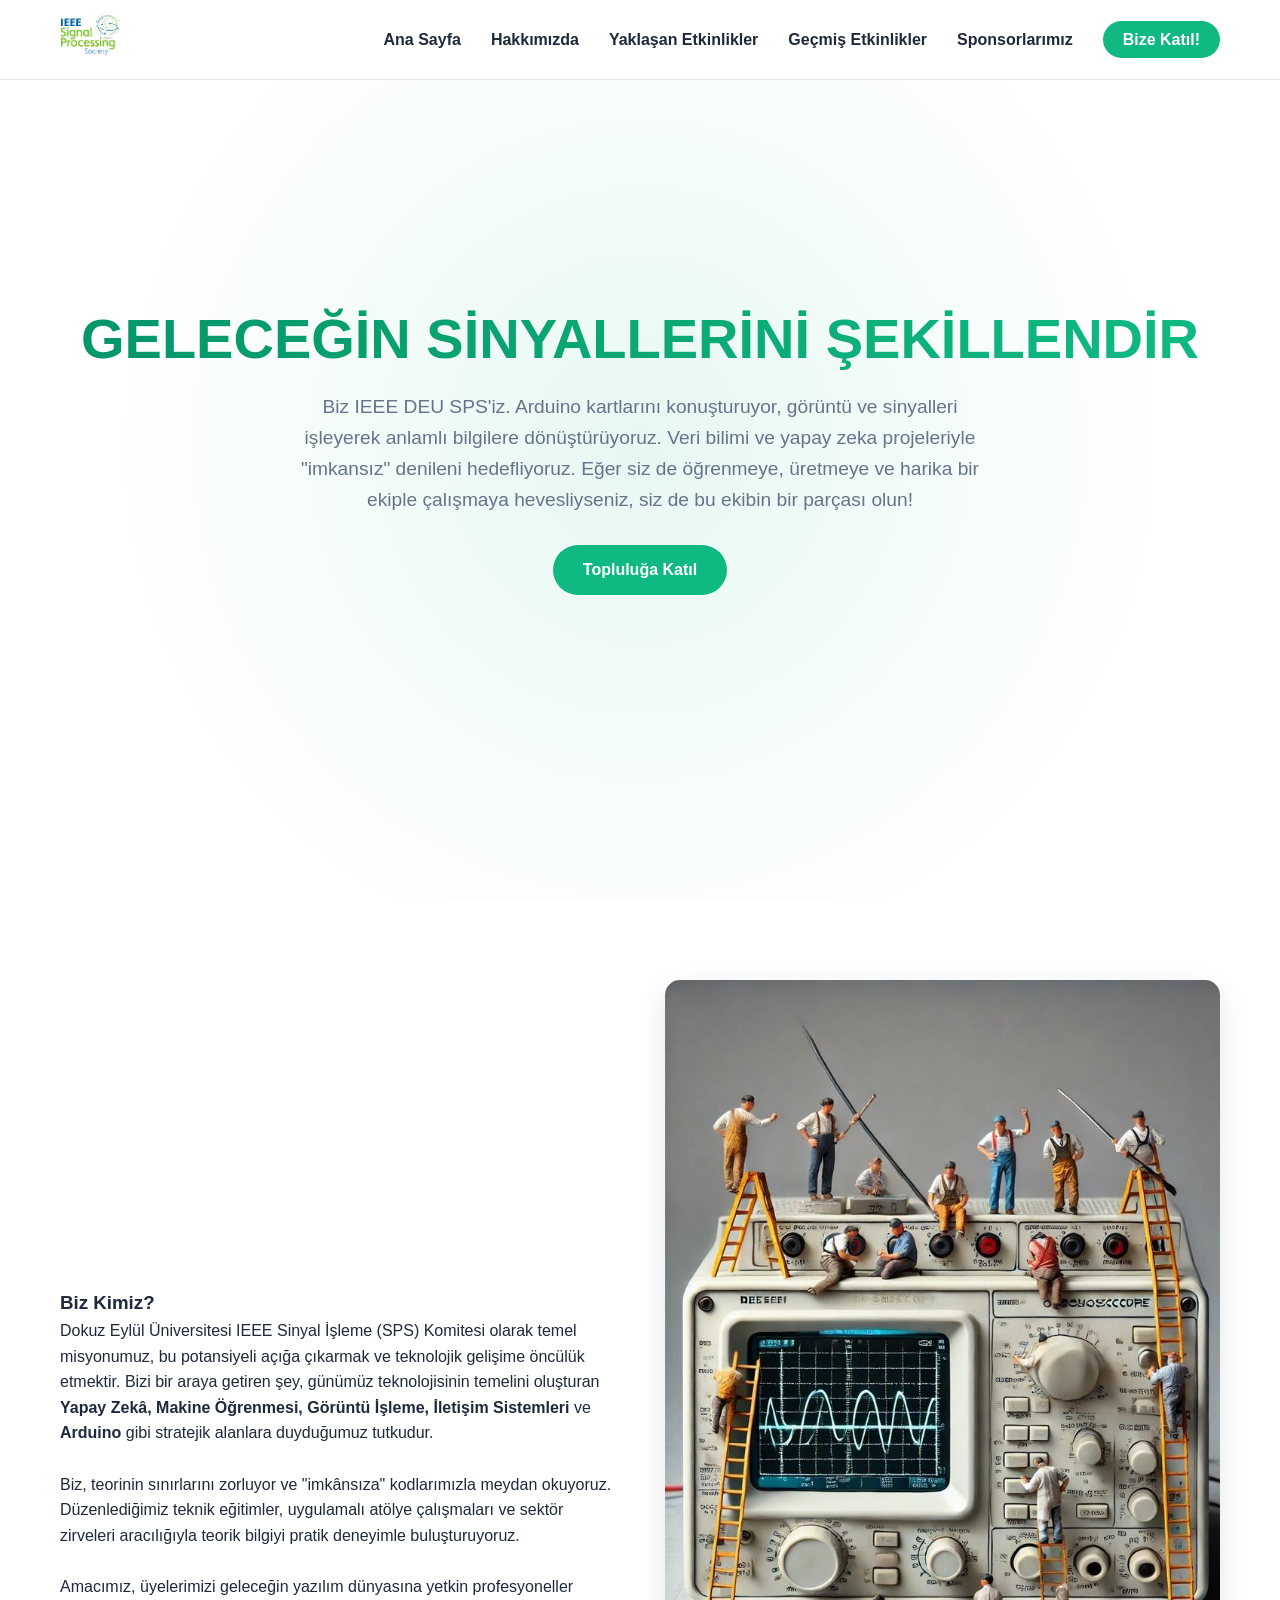
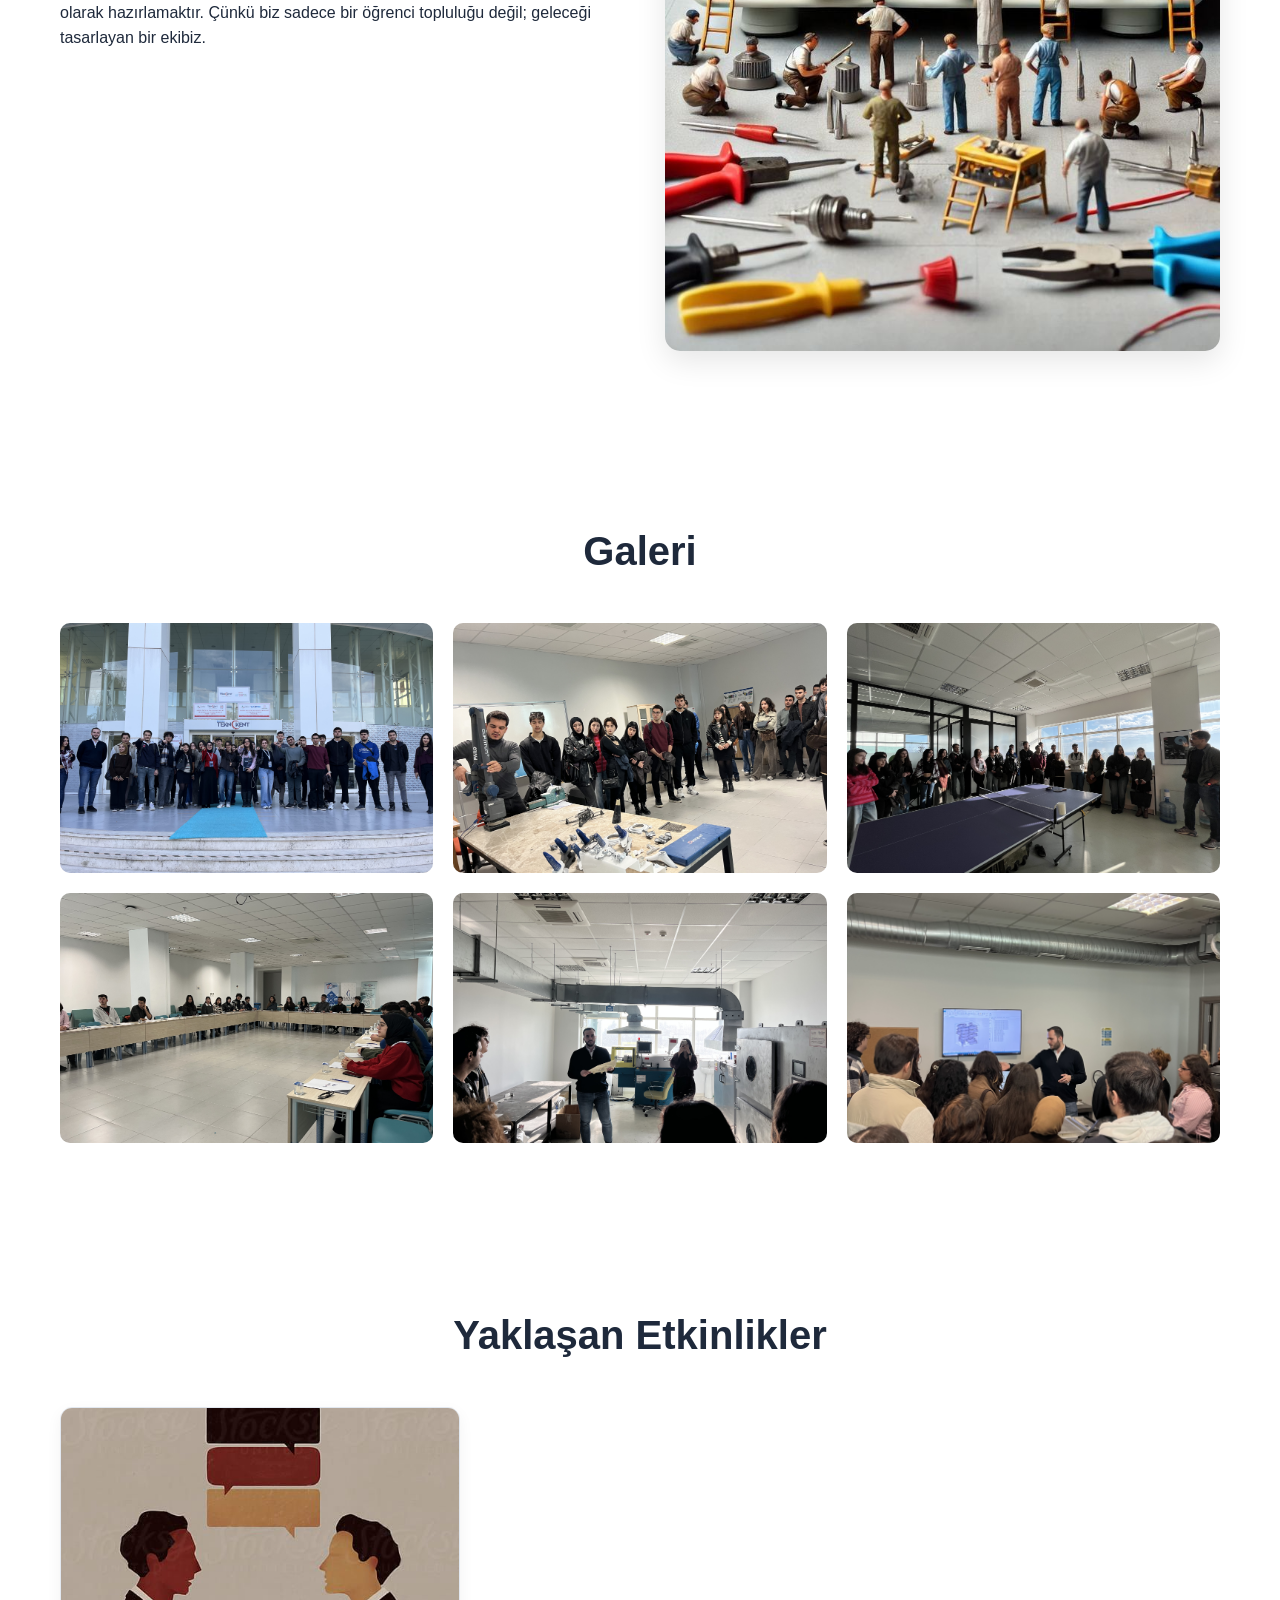
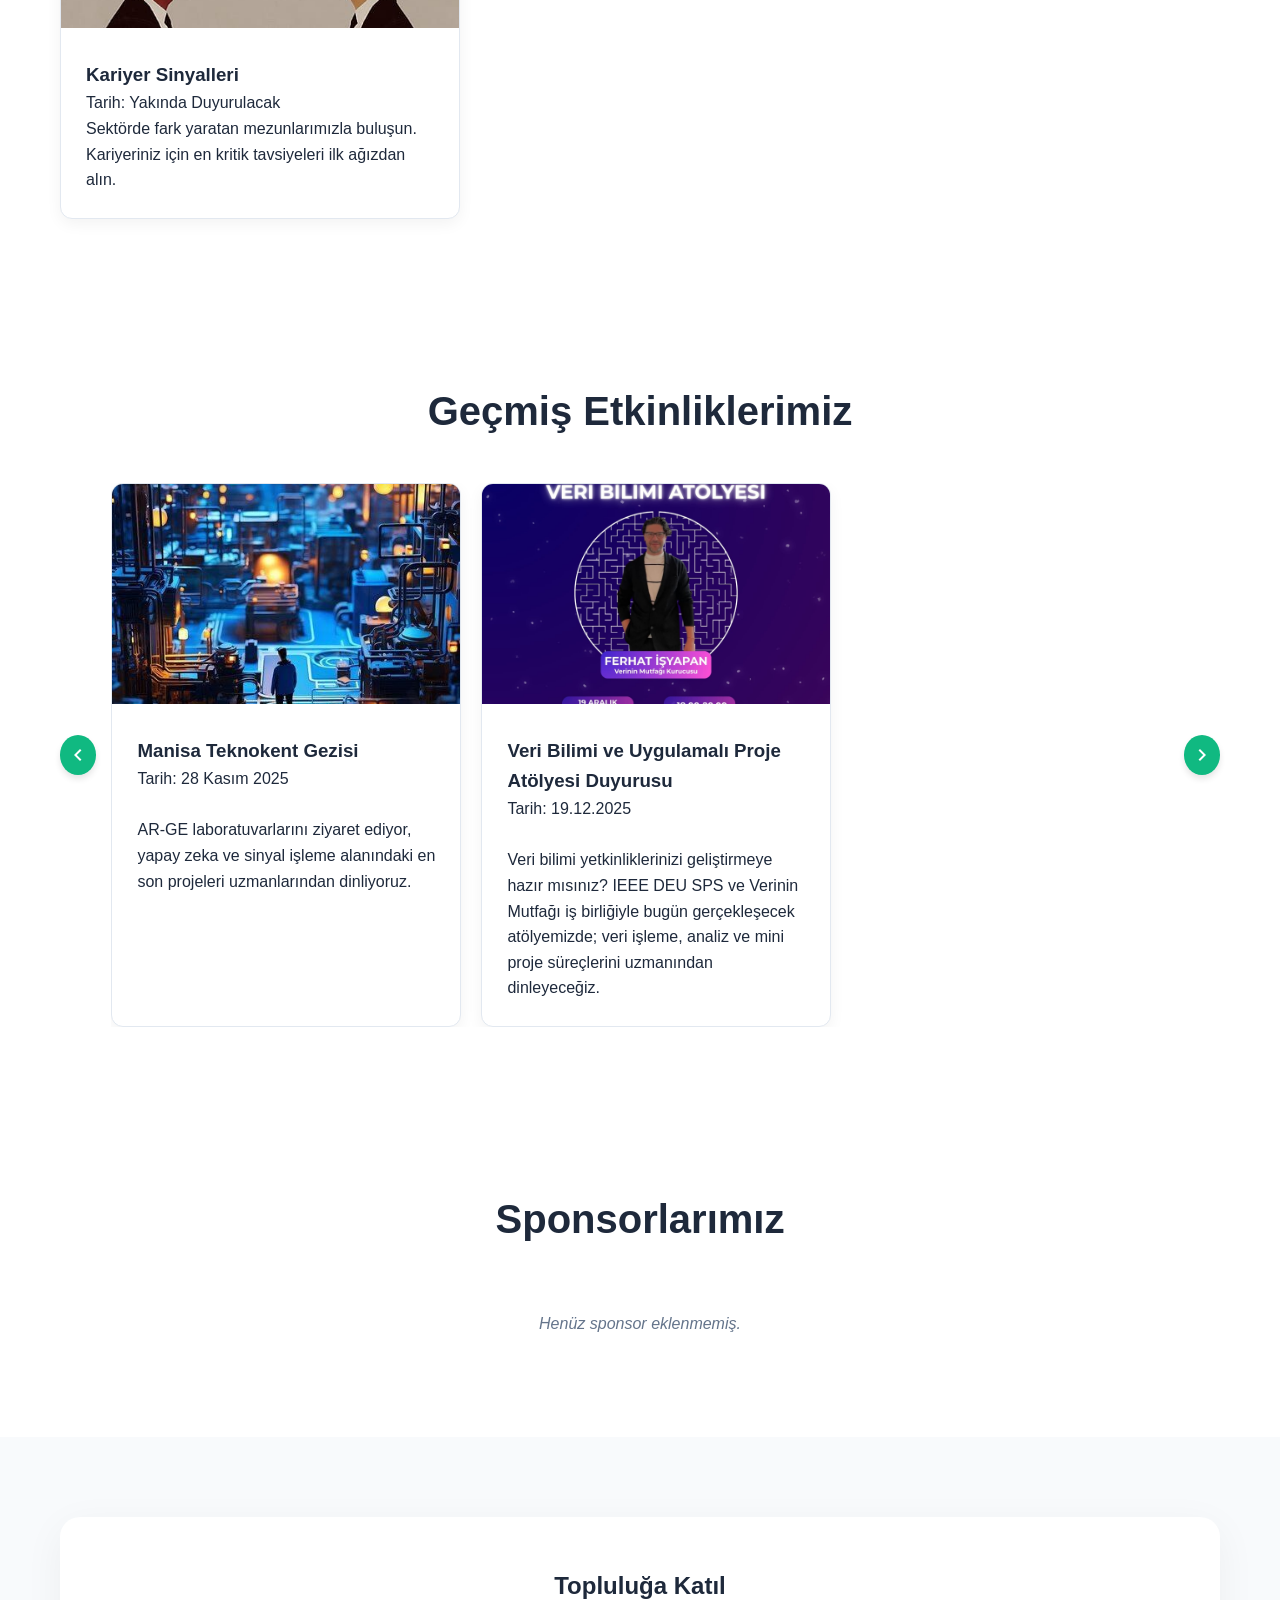
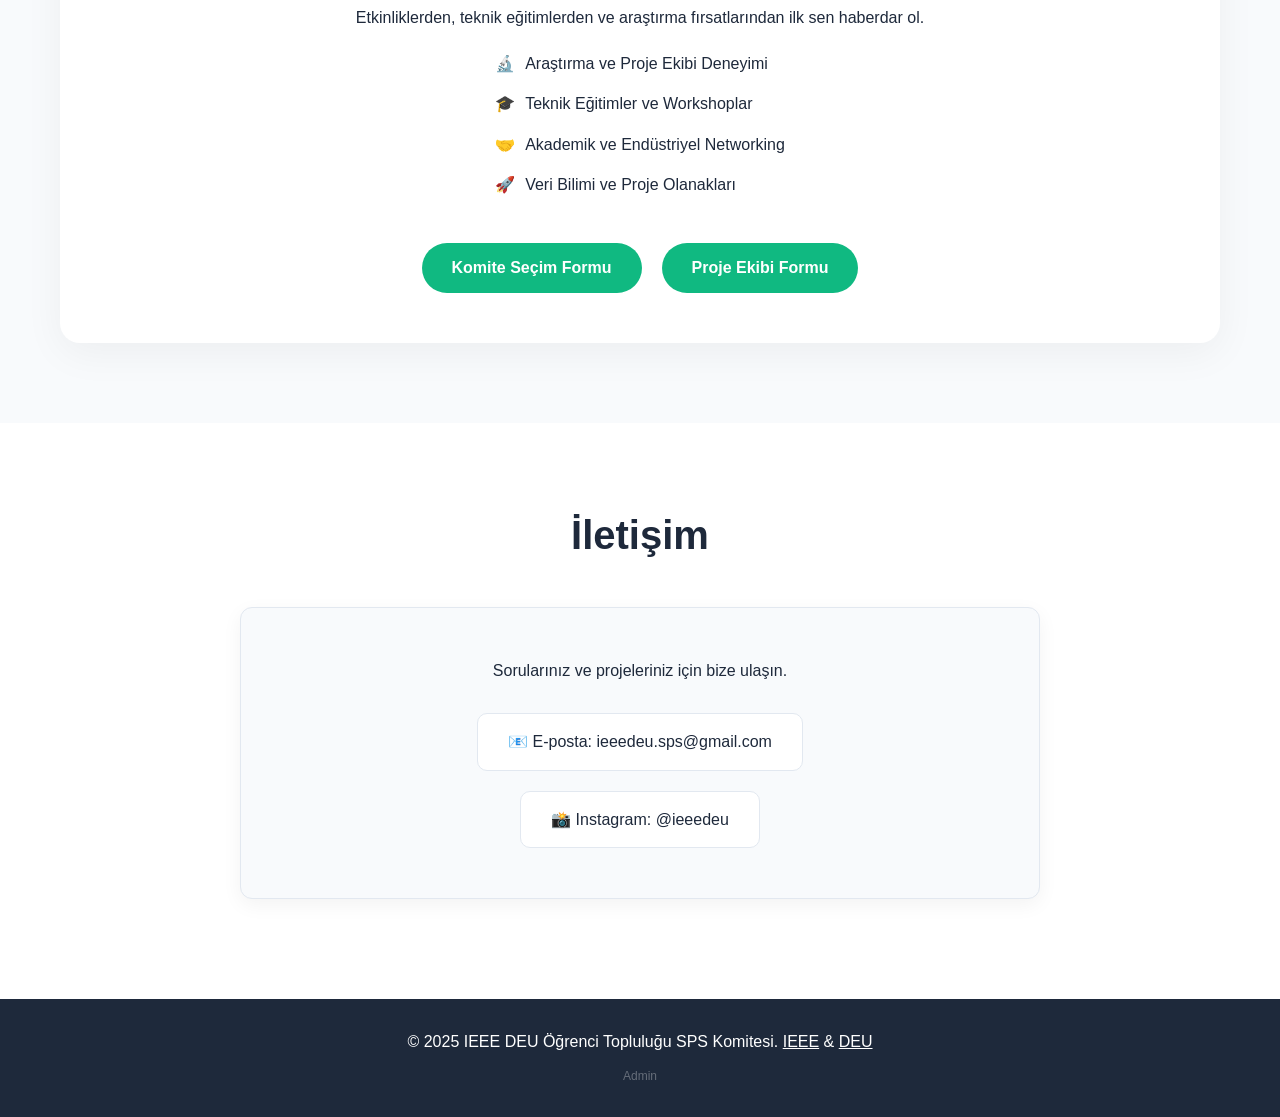
<file: index.html>
<!DOCTYPE html>
<html lang="tr">

<head>
    <meta charset="UTF-8">
    <meta name="viewport" content="width=device-width, initial-scale=1.0">
    <title>SPS DEU ANASAYFA || Teknoloji ve Gelecek</title>
    <link rel="icon" type="image/png" href="assets/images/logosps.png">
    <link rel="stylesheet" href="style.css">
    <link href="https://fonts.googleapis.com/icon?family=Material+Icons" rel="stylesheet">
    <script src="https://identity.netlify.com/v1/netlify-identity-widget.js"></script>
</head>

<body>

    <nav class="navbar">
        <div class="container">
            <a href="#" class="logo"><img src="assets/images/logosps.png" alt="SPS DEU Logo"></a>

            <div class="hamburger">
                <div class="bar"></div>
                <div class="bar"></div>
                <div class="bar"></div>
            </div>

            <ul class="nav-links">
                <li><a href="#">Ana Sayfa</a></li>
                <li><a href="#hakkimizda">Hakkımızda</a></li>
                <li><a href="#upcoming-events">Yaklaşan Etkinlikler</a></li>
                <li><a href="#past-events">Geçmiş Etkinlikler</a></li>
                <li><a href="#sponsorlar">Sponsorlarımız</a></li>
                <li><a href="#kayit" class="btn-nav">Bize Katıl!</a></li>
            </ul>
        </div>
    </nav>

    <header class="hero">
        <div class="hero-content">
            <h1>GELECEĞİN SİNYALLERİNİ ŞEKİLLENDİR</h1>
            <p>Biz IEEE DEU SPS'iz. Arduino kartlarını konuşturuyor, görüntü ve sinyalleri işleyerek anlamlı bilgilere
                dönüştürüyoruz. Veri bilimi ve yapay zeka projeleriyle "imkansız" denileni hedefliyoruz. Eğer siz de
                öğrenmeye, üretmeye ve harika bir ekiple çalışmaya hevesliyseniz, siz de bu ekibin bir parçası olun!</p>
            <a href="#kayit" class="btn btn-pulse">Topluluğa Katıl</a>
        </div>
    </header>

    <main>
        <section id="hakkimizda">
            <div class="container">
                <div class="about-grid">
                    <div class="about-text">
                        <h3>Biz Kimiz?</h3>
                        <p>Dokuz Eylül Üniversitesi IEEE Sinyal İşleme (SPS) Komitesi olarak temel misyonumuz, bu
                            potansiyeli açığa çıkarmak ve teknolojik gelişime öncülük etmektir. Bizi bir araya getiren
                            şey, günümüz teknolojisinin temelini oluşturan <b>Yapay Zekâ, Makine Öğrenmesi, Görüntü
                                İşleme, İletişim Sistemleri</b> ve <b>Arduino</b> gibi stratejik alanlara duyduğumuz
                            tutkudur.</p><br>
                        <p>Biz, teorinin sınırlarını zorluyor ve "imkânsıza" kodlarımızla meydan okuyoruz.
                            Düzenlediğimiz teknik eğitimler, uygulamalı atölye çalışmaları ve sektör zirveleri
                            aracılığıyla teorik bilgiyi pratik deneyimle buluşturuyoruz.</p><br>
                        <p>Amacımız, üyelerimizi geleceğin yazılım dünyasına yetkin profesyoneller olarak hazırlamaktır.
                            Çünkü biz sadece bir öğrenci topluluğu değil; geleceği tasarlayan bir ekibiz.</p>
                    </div>
                    <div class="about-img">
                        <img src="assets/images/indir.jpeg" alt="SPS DEU Ekibi">
                    </div>
                </div>
            </div>
        </section>

        <section id="galeri">
            <div class="container">
                <h2 class="section-title">Galeri</h2>
                <div class="gallery-grid" id="gallery-container">
                    <!-- JS ile doldurulacak -->
                </div>
            </div>
        </section>

        <div id="lightbox" class="lightbox">
            <span class="close-lightbox">&times;</span>
            <img class="lightbox-content" id="img-enlarged">
            <div id="caption"></div>
        </div>

        <section id="upcoming-events">
            <div class="container">
                <h2 class="section-title">Yaklaşan Etkinlikler</h2>
                <div class="event-grid" id="upcoming-events-container">
                    <!-- JS ile doldurulacak -->
                </div>
            </div>
        </section>

        <section id="past-events">
            <div class="container">
                <h2 class="section-title">Geçmiş Etkinliklerimiz</h2>
                <div class="slider-wrapper">
                    <button class="slider-btn prev-btn"><i class="material-icons">chevron_left</i></button>
                    <div class="slider-container">
                        <div class="slider-track" id="past-events-container">
                            <!-- JS ile doldurulacak -->
                        </div>
                    </div>
                    <button class="slider-btn next-btn"><i class="material-icons">chevron_right</i></button>
                </div>
            </div>
        </section>

        <section id="sponsorlar">
            <div class="container">
                <h2 class="section-title">Sponsorlarımız</h2>
                <div class="sponsor-grid" id="sponsors-container">
                    <!-- JS ile doldurulacak -->
                </div>
            </div>
        </section>

        <section id="kayit">
            <div class="container">
                <div class="join-wrapper">
                    <div class="join-box">
                        <div class="join-content">
                            <h2>Topluluğa Katıl</h2>
                            <p>Etkinliklerden, teknik eğitimlerden ve araştırma fırsatlarından ilk sen haberdar ol.</p>
                            <ul class="feature-list">
                                <li class="feature-item">🔬 <span>Araştırma ve Proje Ekibi Deneyimi</span></li>
                                <li class="feature-item">🎓 <span>Teknik Eğitimler ve Workshoplar</span></li>
                                <li class="feature-item">🤝 <span>Akademik ve Endüstriyel Networking</span></li>
                                <li class="feature-item">🚀 <span>Veri Bilimi ve Proje Olanakları</span></li>
                            </ul>
                        </div>
                        <div class="join-buttons">
                            <a href="https://docs.google.com/forms/d/1NPr5Lzk4UzilWIoZpJ3H9NgyfyPSfjKjYEH0gQgCPf0/viewform"
                                target="_blank" class="btn">Komite Seçim Formu</a>
                            <a href="https://docs.google.com/forms/d/e/1FAIpQLSfc_IIa9ow2O5NBbVl6lE0l8KYxlx6VOMGoSJ3as0mjUGRgpg/viewform"
                                target="_blank" class="btn">Proje Ekibi Formu</a>
                        </div>
                    </div>
                </div>
            </div>
        </section>

        <section id="iletisim">
            <div class="container">
                <h2 class="section-title">İletişim</h2>
                <div class="contact-wrapper">
                    <p>Sorularınız ve projeleriniz için bize ulaşın.</p>
                    <ul class="contact-links">
                        <li><a href="mailto:ieeedeu.sps@gmail.com" class="contact-link">📧 E-posta:
                                ieeedeu.sps@gmail.com</a></li>
                        <li><a href="https://www.instagram.com/ieeedeu?igsh=NTBwazhjMjU5dTI5" target="_blank"
                                class="contact-link">📸 Instagram: @ieeedeu</a></li>
                    </ul>
                </div>
            </div>
        </section>
    </main>

    <footer class="footer">
        <div class="container">
            <p>&copy; 2025 IEEE DEU Öğrenci Topluluğu SPS Komitesi. <a href="https://www.ieee.org" target="_blank"
                    style="color:white;">IEEE</a> & <a href="https://www.deu.edu.tr" target="_blank"
                    style="color:white;">DEU</a></p>
            <a href="admin/" class="footer-admin-link">Admin</a>
        </div>
    </footer>

    <script src="script.js" defer></script>
    <script>
        if (window.netlifyIdentity) {
            window.netlifyIdentity.on("init", user => {
                if (!user) {
                    window.netlifyIdentity.on("login", () => {
                        document.location.href = "/admin/";
                    });
                }
            });
        }
    </script>
</body>

</html>
</file>
<file: style.css>
/* --- TEMEL AYARLAR --- */
:root {
    --sps-green: #10B981;
    --sps-green-dark: #059669;
    --bg-light: #ffffff;
    --bg-off-white: #f8fafc;
    --text-dark: #1e293b;
    --text-muted: #64748b;
    --border-light: #e2e8f0;
}

* {
    margin: 0;
    padding: 0;
    box-sizing: border-box;
}

body {
    font-family: 'Segoe UI', sans-serif;
    line-height: 1.6;
    color: var(--text-dark);
    background-color: var(--bg-light);
    overflow-x: hidden;
}

html {
    scroll-behavior: smooth;
}

.container {
    max-width: 1200px;
    margin: 0 auto;
    padding: 0 20px;
}

section {
    padding: 80px 0;
}

.section-title {
    text-align: center;
    font-size: 2.5rem;
    margin-bottom: 40px;
    color: var(--text-dark);
}

/* --- NAVBAR --- */
.navbar {
    position: fixed;
    width: 100%;
    top: 0;
    z-index: 1000;
    background: rgba(255, 255, 255, 0.95);
    backdrop-filter: blur(10px);
    border-bottom: 1px solid var(--border-light);
    height: 80px;
    display: flex;
    align-items: center;
}

.navbar .container {
    display: flex;
    justify-content: space-between;
    align-items: center;
    width: 100%;
}

.navbar .logo img {
    height: 60px;
    width: auto;
}

.nav-links {
    list-style: none;
    display: flex;
    align-items: center;
    gap: 30px;
}

.nav-links a {
    text-decoration: none;
    color: var(--text-dark);
    font-weight: 600;
    transition: color 0.3s;
}

.nav-links a:hover {
    color: var(--sps-green);
}

.btn-nav {
    background: var(--sps-green);
    color: white !important;
    padding: 10px 20px;
    border-radius: 25px;
}

.btn-nav:hover {
    background: var(--sps-green-dark);
}

.btn {
    background: var(--sps-green);
    color: white;
    padding: 12px 30px;
    border-radius: 50px;
    text-decoration: none;
    display: inline-block;
    font-weight: bold;
    transition: transform 0.3s;
}

.btn:hover {
    transform: translateY(-3px);
    background: var(--sps-green-dark);
}

/* --- HERO SECTION --- */
.hero {
    height: 100vh;
    display: flex;
    align-items: center;
    justify-content: center;
    text-align: center;
    padding: 0 20px;
    background: radial-gradient(circle at center, rgba(16, 185, 129, 0.1) 0%, transparent 70%);
    margin-top: 0;
}

.hero h1 {
    font-size: 3.5rem;
    line-height: 1.2;
    margin-bottom: 20px;
    background: linear-gradient(to right, var(--sps-green-dark), var(--sps-green));
    -webkit-background-clip: text;
    -webkit-text-fill-color: transparent;
}

.hero p {
    max-width: 700px;
    margin: 0 auto 30px;
    font-size: 1.2rem;
    color: var(--text-muted);
}

.btn-pulse {
    animation: pulse 2s infinite;
}

@keyframes pulse {
    0% {
        box-shadow: 0 0 0 0 rgba(16, 185, 129, 0.7);
    }

    70% {
        box-shadow: 0 0 0 15px rgba(16, 185, 129, 0);
    }

    100% {
        box-shadow: 0 0 0 0 rgba(16, 185, 129, 0);
    }
}

/* --- GRIDS --- */
.about-grid {
    display: grid;
    grid-template-columns: 1fr 1fr;
    gap: 50px;
    align-items: center;
}

.about-img img {
    width: 100%;
    border-radius: 15px;
    box-shadow: 0 10px 30px rgba(0, 0, 0, 0.1);
}

.gallery-grid {
    display: grid;
    grid-template-columns: repeat(3, 1fr);
    gap: 20px;
}

.gallery-grid img {
    width: 100%;
    height: 250px;
    object-fit: cover;
    border-radius: 10px;
    transition: transform 0.3s;
    cursor: pointer;
}

.gallery-grid img:hover {
    transform: scale(1.05);
}

.announcement-grid,
.event-grid {
    display: grid;
    grid-template-columns: repeat(auto-fit, minmax(300px, 1fr));
    gap: 30px;
}

.event-card,
.announcement-card {
    background: white;
    border-radius: 12px;
    overflow: hidden;
    box-shadow: 0 5px 15px rgba(0, 0, 0, 0.05);
    border: 1px solid var(--border-light);
}

.event-card img {
    width: 100%;
    height: 200px;
    object-fit: cover;
}

.event-card-content,
.announcement-card {
    padding: 25px;
}

/* --- SPONSORLAR --- */
.sponsor-grid {
    display: grid;
    grid-template-columns: repeat(auto-fit, minmax(150px, 1fr));
    gap: 40px;
    align-items: center;
    justify-items: center;
}

.sponsor-item img {
    max-width: 140px;
    height: auto;
    filter: grayscale(100%);
    opacity: 0.6;
    transition: 0.3s;
}

.sponsor-item img:hover {
    filter: grayscale(0%);
    opacity: 1;
    transform: scale(1.1);
}

.sponsor-item a {
    display: block;
    text-decoration: none;
}

.sponsor-placeholder {
    grid-column: 1 / -1;
    color: var(--text-muted);
    font-style: italic;
    padding: 20px;
}

/* --- LIGHTBOX --- */
.lightbox {
    display: none;
    position: fixed;
    z-index: 2000;
    padding-top: 100px;
    left: 0;
    top: 0;
    width: 100%;
    height: 100%;
    overflow: auto;
    background-color: rgba(0, 0, 0, 0.9);
}

.lightbox-content {
    margin: auto;
    display: block;
    max-width: 80%;
    max-height: 70vh;
    border-radius: 10px;
}

.close-lightbox {
    position: absolute;
    top: 40px;
    right: 35px;
    color: #f1f1f1;
    font-size: 40px;
    font-weight: bold;
    cursor: pointer;
}

/* --- SLIDER STYLES --- */
.slider-wrapper {
    position: relative;
    width: 100%;
    display: flex;
    align-items: center;
}

.slider-container {
    width: 100%;
    overflow: hidden;
}

.slider-track {
    display: flex;
    transition: transform 0.5s ease-in-out;
    gap: 20px;
    grid-template-columns: none;
    /* Override grid behavior */
}

.slider-track .event-card {
    width: 350px;
    /* Fixed width to prevent stretching */
    flex: 0 0 auto;
    /* Don't grow or shrink */
}

/* Ensure images cover the area well without being too short/wide */
.event-card img {
    height: 220px;
    object-fit: cover;
}

/* Prevent single items in grid from stretching too wide */
.event-grid {
    justify-content: center;
    /* Center items if they don't fill the row */
}

.event-grid .event-card {
    max-width: 400px;
    /* Prevent grid items from getting huge */
    width: 100%;
}

.slider-track .event-card {
    max-width: unset;
    /* Slider cards have their own fixed width */
}

.slider-btn {
    background: var(--sps-green);
    color: white;
    border: none;
    border-radius: 50%;
    width: 40px;
    height: 40px;
    display: flex;
    align-items: center;
    justify-content: center;
    cursor: pointer;
    box-shadow: 0 4px 6px rgba(0, 0, 0, 0.1);
    z-index: 10;
    transition: background 0.3s;
}

.slider-btn:hover {
    background: var(--sps-green-dark);
}

.prev-btn {
    margin-right: 15px;
}

.next-btn {
    margin-left: 15px;
}


/* --- KAYIT BÖLÜMÜ --- */
#kayit {
    background: var(--bg-off-white);
}

.join-box {
    display: flex;
    flex-direction: column;
    background: white;
    padding: 50px;
    border-radius: 20px;
    gap: 30px;
    box-shadow: 0 10px 40px rgba(0, 0, 0, 0.05);
    text-align: center;
    align-items: center;
}

.join-content {
    width: 100%;
}

.join-buttons {
    width: 100%;
    display: flex;
    flex-direction: row;
    gap: 20px;
    justify-content: center;
    flex-wrap: wrap;
}

.feature-list {
    list-style: none;
    margin-top: 20px;
    display: inline-block;
    text-align: left;
}

.feature-item {
    margin-bottom: 15px;
    display: flex;
    align-items: center;
    gap: 10px;
}

/* --- İLETİŞİM --- */
#iletisim {
    background-color: var(--bg-light);
    padding-bottom: 100px;
}

.contact-wrapper {
    max-width: 800px;
    margin: 0 auto;
    text-align: center;
    background: var(--bg-off-white);
    padding: 50px;
    border-radius: 12px;
    border: 1px solid var(--border-light);
    box-shadow: 0 6px 20px rgba(0, 0, 0, 0.05);
    display: flex;
    flex-direction: column;
    align-items: center;
    gap: 30px;
}

.contact-links {
    list-style: none;
    padding: 0;
    width: 100%;
    display: flex;
    flex-direction: column;
    gap: 20px;
    align-items: center;
}

.contact-link {
    background: white;
    padding: 15px 30px;
    border-radius: 10px;
    border: 1px solid var(--border-light);
    text-decoration: none;
    color: var(--text-dark);
    width: 100%;
    max-width: 400px;
    transition: 0.3s;
    font-weight: 500;
    display: flex;
    align-items: center;
    justify-content: center;
    gap: 10px;
}

.contact-link:hover {
    transform: translateY(-5px);
    border-color: var(--sps-green);
    box-shadow: 0 4px 15px rgba(16, 185, 129, 0.15);
    color: var(--sps-green);
}

.footer {
    text-align: center;
    padding: 30px;
    background: var(--text-dark);
    color: white;
}

.footer-admin-link {
    display: inline-block;
    margin-top: 12px;
    font-size: 0.75rem;
    color: rgba(255, 255, 255, 0.45);
    text-decoration: none;
    opacity: 0.7;
}

.footer-admin-link:hover {
    color: rgba(255, 255, 255, 0.7);
}

/* --- MOBİL DÜZELTME --- */
.hamburger {
    display: none;
    cursor: pointer;
    z-index: 2000;
}

.bar {
    width: 25px;
    height: 3px;
    background: var(--text-dark);
    margin: 5px;
    transition: 0.3s;
}

@media screen and (max-width: 900px) {
    .navbar .logo img {
        height: 40px;
    }

    .hamburger {
        display: block;
        position: absolute;
        right: 20px;
        top: 25px;
    }

    .navbar .nav-links {
        position: fixed;
        background-color: #ffffff;
        height: 100vh;
        width: 100%;
        top: 0;
        left: -100%;
        flex-direction: column;
        justify-content: center;
        transition: 0.3s ease-in-out;
    }

    .navbar .nav-links.active {
        left: 0;
    }

    .hero h1 {
        font-size: 2rem;
    }

    .about-grid,
    .join-box,
    .gallery-grid {
        grid-template-columns: 1fr;
    }

    .sponsor-grid {
        grid-template-columns: repeat(2, 1fr);
    }
}
</file>
